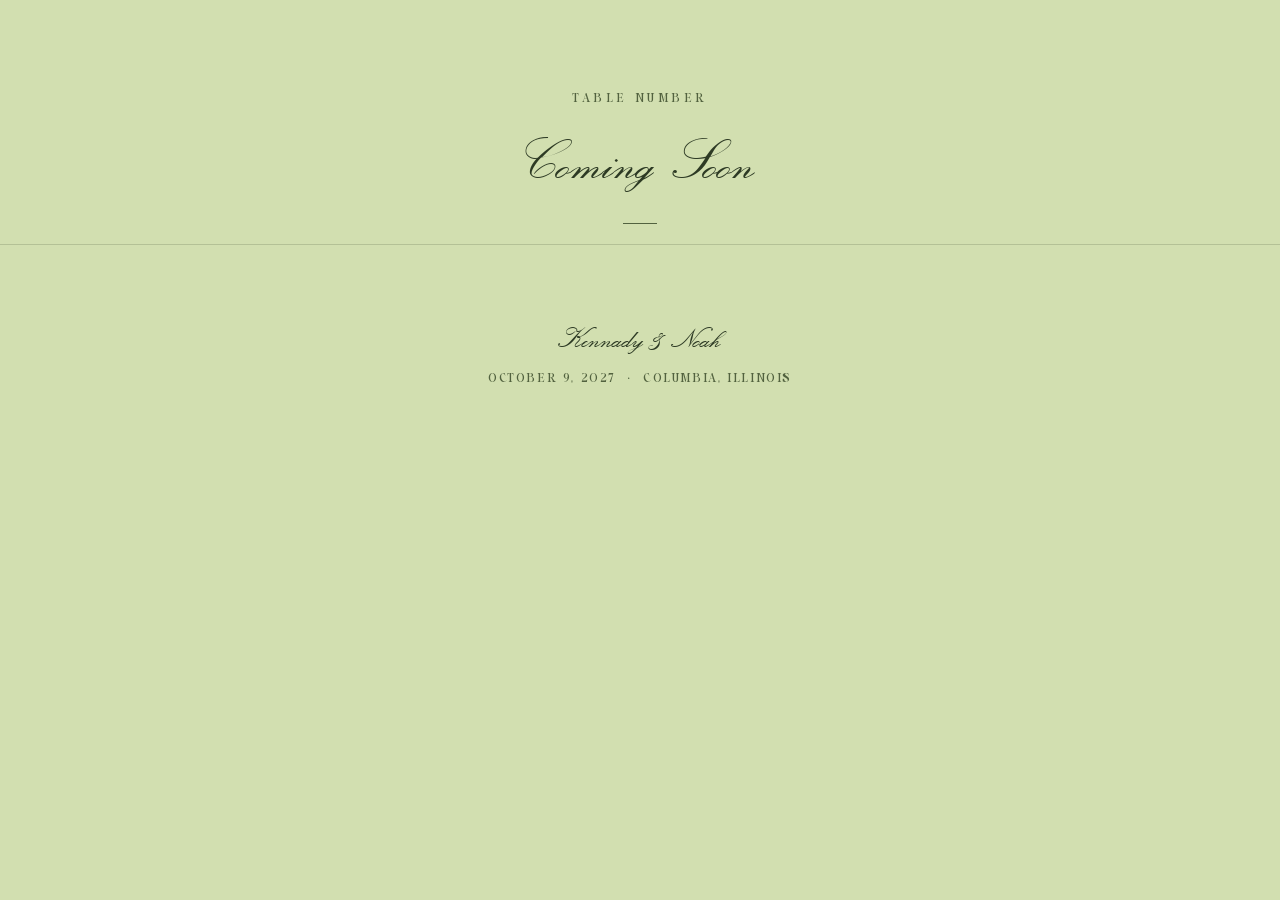
<file: Wedding-Site-Deploy/table-number/index.html>
<!DOCTYPE html>
<html lang="en">
<head>
<meta charset="UTF-8">
<meta name="viewport" content="width=device-width, initial-scale=1.0">
<title>Table Number — Kennady &amp; Noah</title>


<!-- Note the "../" — this page lives one folder deeper than the others,
     so it points up one level to find the shared stylesheet. -->
<link rel="preload" href="../fonts/exmouth_.woff2" as="font" type="font/woff2" crossorigin fetchpriority="high">
<link rel="preload" href="../fonts/Zanela-pglrR.woff2" as="font" type="font/woff2" crossorigin fetchpriority="high">
<link rel="stylesheet" href="../styles.css">
</head>
<body>

<div class="page-header">
  <span class="kicker">Table Number</span>
  <h1>Coming Soon</h1>
  <span class="divider-mark"></span>
</div>

<main class="wrap">
  <!--
    EDIT ME LATER: this page is intentionally blank for now. Add whatever
    content you want here later on — it will only be reachable by anyone
    who has the password, set up as described in
    netlify/edge-functions/table-number-auth.js
  -->
</main>

<footer>
  <div class="names-small">Kennady <span class="amp">&amp;</span> Noah</div>
  <div class="fine">October 9, 2027 &nbsp;·&nbsp; Columbia, Illinois</div>
</footer>

</body>
</html>
</file>
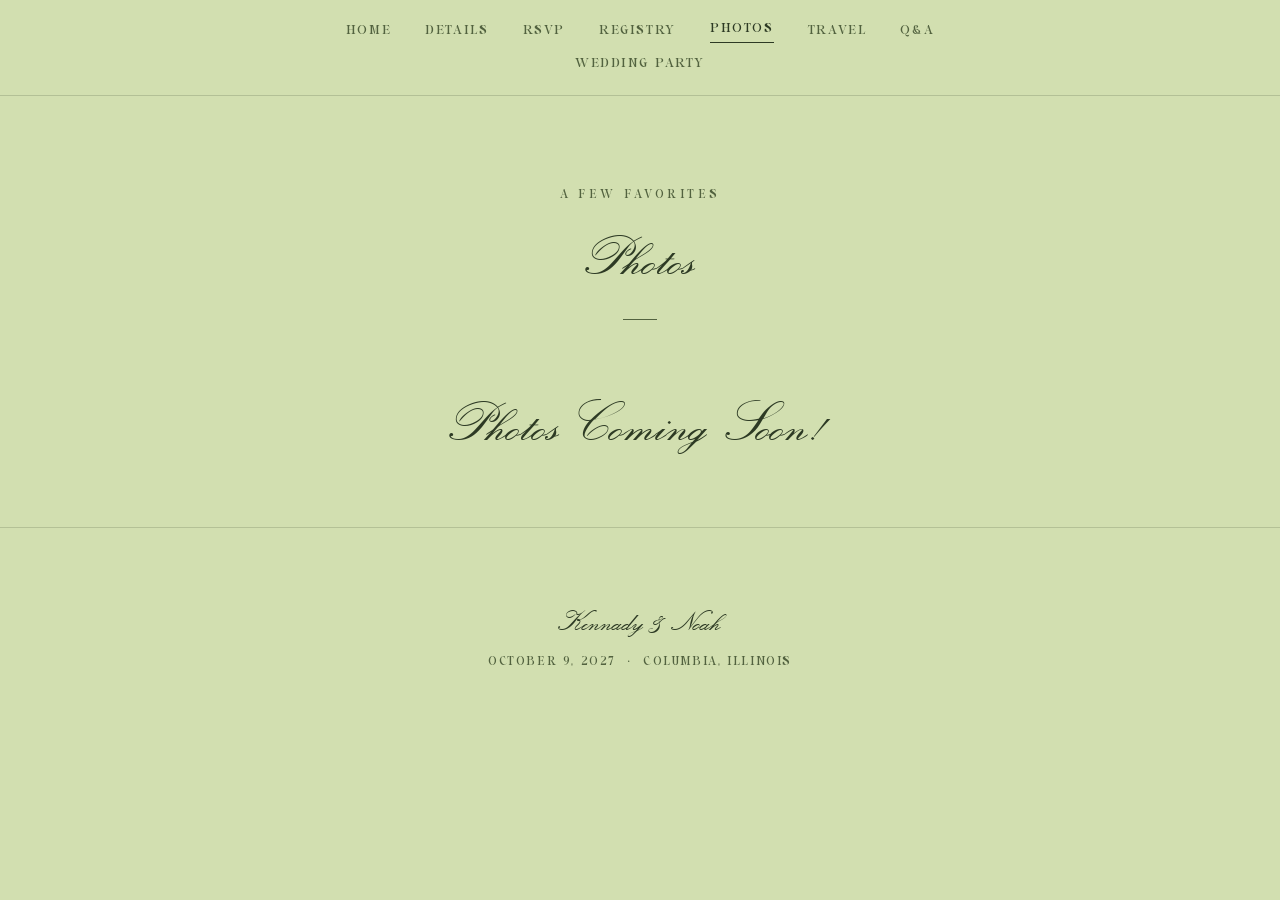
<file: Wedding-Site-Deploy/gallery.html>
<!DOCTYPE html>
<html lang="en">
<head>
<meta charset="UTF-8">
<meta name="viewport" content="width=device-width, initial-scale=1.0">
<title>Photos — Kennady &amp; Noah</title>


<link rel="preload" href="fonts/exmouth_.woff2" as="font" type="font/woff2" crossorigin fetchpriority="high">
<link rel="preload" href="fonts/Zanela-pglrR.woff2" as="font" type="font/woff2" crossorigin fetchpriority="high">
<link rel="stylesheet" href="styles.css">
</head>
<body>

<nav aria-label="Section navigation">
  <div class="wrap">
    <a href="index.html">Home</a>
    <a href="details.html">Details</a>
    <a href="rsvp.html">RSVP</a>
    <a href="registry.html">Registry</a>
    <a href="gallery.html" class="current">Photos</a>
    <a href="travel.html">Travel</a>
    <a href="qa.html">Q&amp;A</a>
    <a href="wedding-party.html">Wedding Party</a>
  </div>
</nav>

<div class="page-header">
  <span class="kicker">A Few Favorites</span>
  <h1>Photos</h1>
  <span class="divider-mark"></span>
</div>

<main class="wrap">
  <!--
    EDIT ME: once you have real photos, replace this whole block with
    a <div class="gallery-grid"> of <div class="gallery-slot"><img ...>
    entries — see the Wedding Party / Q&A pages for the pattern of how
    other pages on this site structure repeated content blocks.
  -->
  <p class="coming-soon-text">Photos Coming Soon!</p>
</main>

<footer>
  <div class="names-small">Kennady <span class="amp">&amp;</span> Noah</div>
  <div class="fine">October 9, 2027 &nbsp;·&nbsp; Columbia, Illinois</div>
</footer>

</body>
</html>
</file>
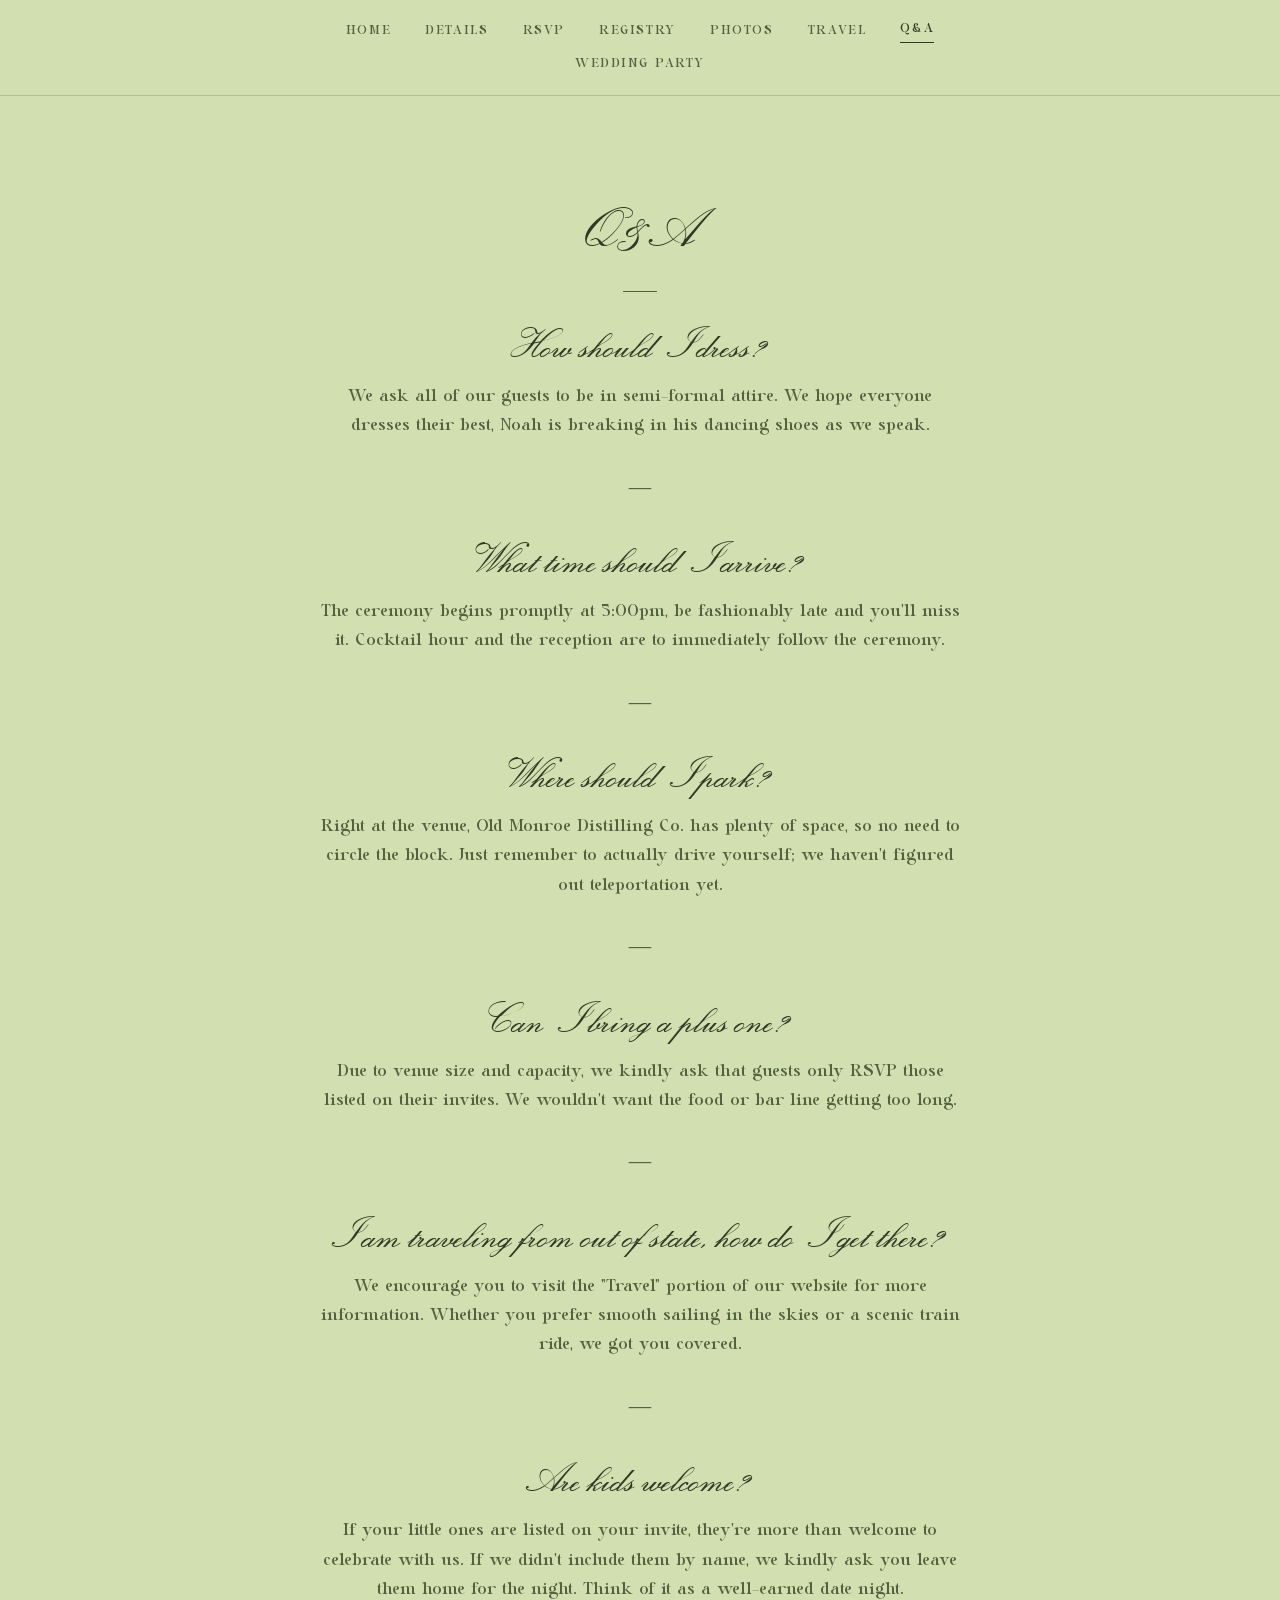
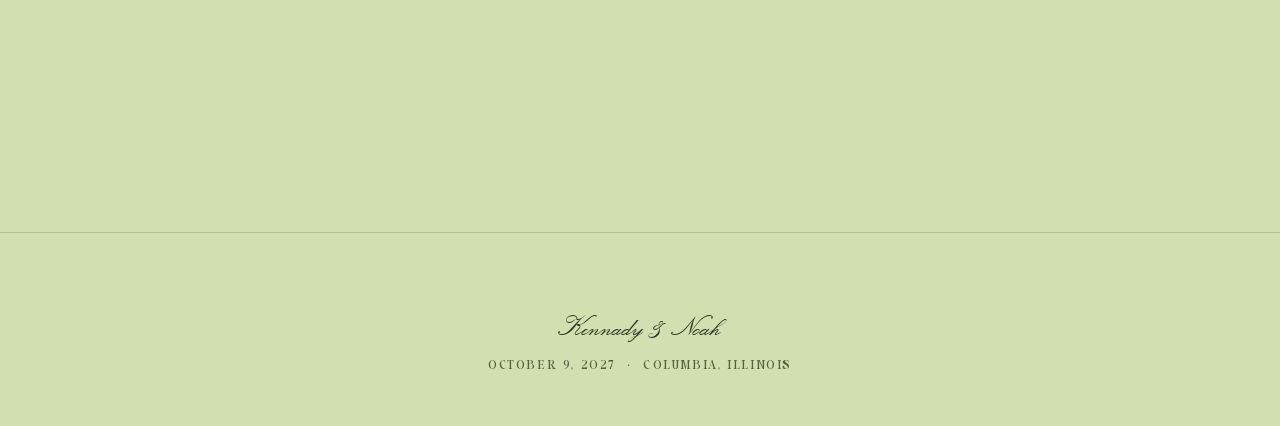
<file: Wedding-Site-Deploy/qa.html>
<!DOCTYPE html>
<html lang="en">
<head>
<meta charset="UTF-8">
<meta name="viewport" content="width=device-width, initial-scale=1.0">
<title>Q&amp;A — Kennady &amp; Noah</title>

<link rel="preload" href="fonts/exmouth_.woff2" as="font" type="font/woff2" crossorigin fetchpriority="high">
<link rel="preload" href="fonts/Zanela-pglrR.woff2" as="font" type="font/woff2" crossorigin fetchpriority="high">
<link rel="stylesheet" href="styles.css">
</head>
<body>

<nav aria-label="Section navigation">
  <div class="wrap">
    <a href="index.html">Home</a>
    <a href="details.html">Details</a>
    <a href="rsvp.html">RSVP</a>
    <a href="registry.html">Registry</a>
    <a href="gallery.html">Photos</a>
    <a href="travel.html">Travel</a>
    <a href="qa.html" class="current">Q&amp;A</a>
    <a href="wedding-party.html">Wedding Party</a>
  </div>
</nav>

<div class="page-header">
  <h1>Q<span class="amp">&amp;</span>A</h1>
  <span class="divider-mark"></span>
</div>

<main class="wrap main--roomy">
  <!--
    EDIT ME: to add, remove, or reorder a question, copy/delete/move a
    whole <div class="qa-item">...</div> block (and its neighboring
    <span class="qa-dash">) together. The question goes inside
    <p class="qa-question">, the answer inside <p class="qa-answer">.
  -->
  <div class="qa-list">

    <div class="qa-item">
      <p class="qa-question">How should I dress?</p>
      <p class="qa-answer">We ask all of our guests to be in semi-formal attire. We hope everyone dresses their best, Noah is breaking in his dancing shoes as we speak.</p>
    </div>

    <span class="qa-dash">&mdash;</span>

    <div class="qa-item">
      <p class="qa-question">What time should I arrive?</p>
      <p class="qa-answer">The ceremony begins promptly at 5:00pm, be fashionably late and you'll miss it. Cocktail hour and the reception are to immediately follow the ceremony.</p>
    </div>

    <span class="qa-dash">&mdash;</span>

    <div class="qa-item">
      <p class="qa-question">Where should I park?</p>
      <p class="qa-answer">Right at the venue, Old Monroe Distilling Co. has plenty of space, so no need to circle the block. Just remember to actually drive yourself; we haven't figured out teleportation yet.</p>
    </div>

    <span class="qa-dash">&mdash;</span>

    <div class="qa-item">
      <p class="qa-question">Can I bring a plus one?</p>
      <p class="qa-answer">Due to venue size and capacity, we kindly ask that guests only RSVP those listed on their invites. We wouldn't want the food or bar line getting too long.</p>
    </div>

    <span class="qa-dash">&mdash;</span>

    <div class="qa-item">
      <p class="qa-question">I am traveling from out of state, how do I get there?</p>
      <p class="qa-answer">We encourage you to visit the "Travel" portion of our website for more information. Whether you prefer smooth sailing in the skies or a scenic train ride, we got you covered.</p>
    </div>

    <span class="qa-dash">&mdash;</span>

    <div class="qa-item">
      <p class="qa-question">Are kids welcome?</p>
      <p class="qa-answer">If your little ones are listed on your invite, they're more than welcome to celebrate with us. If we didn't include them by name, we kindly ask you leave them home for the night. Think of it as a well-earned date night.</p>
    </div>

  </div>
</main>

<footer>
  <div class="names-small">Kennady <span class="amp">&amp;</span> Noah</div>
  <div class="fine">October 9, 2027 &nbsp;·&nbsp; Columbia, Illinois</div>
</footer>

</body>
</html>
</file>
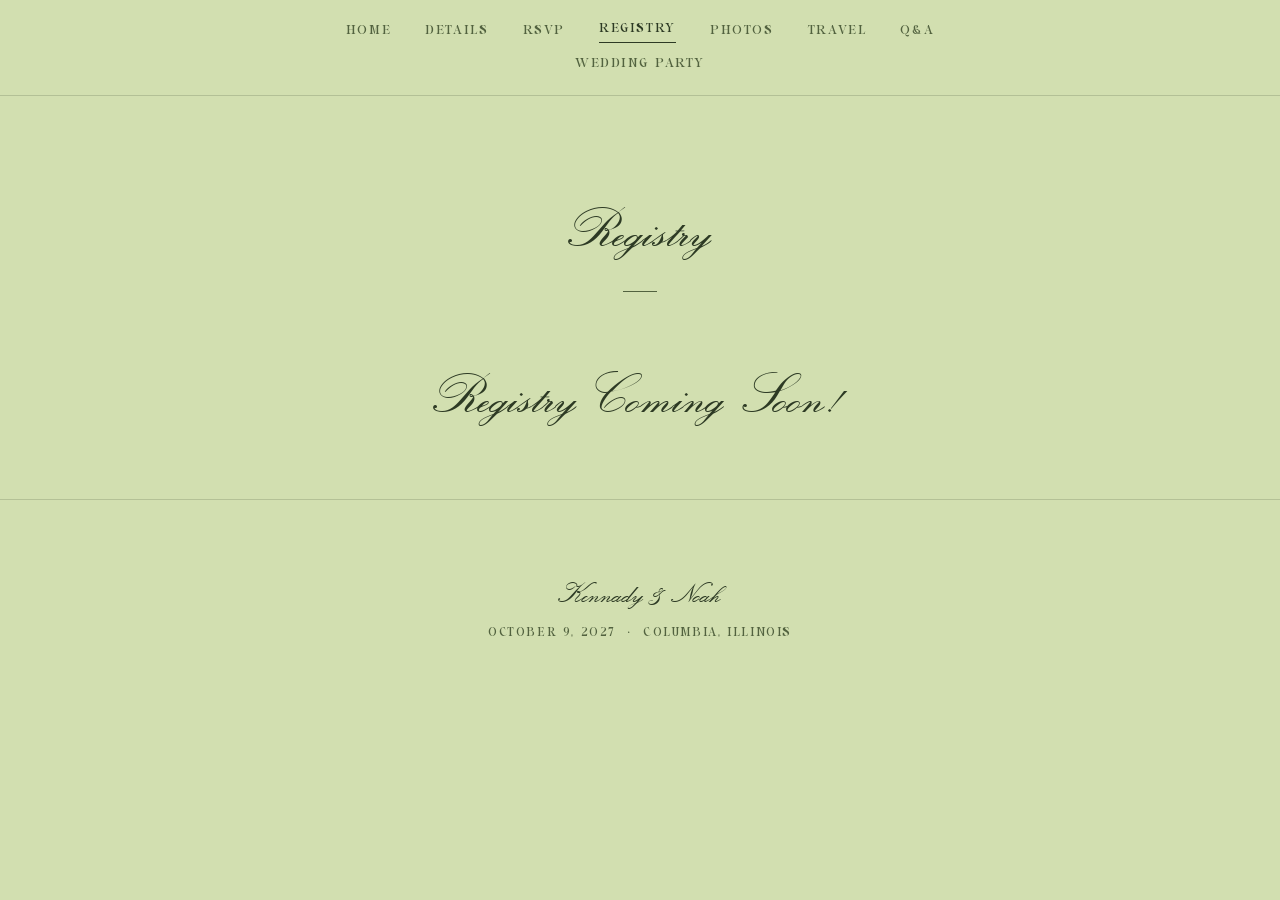
<file: Wedding-Site-Deploy/registry.html>
<!DOCTYPE html>
<html lang="en">
<head>
<meta charset="UTF-8">
<meta name="viewport" content="width=device-width, initial-scale=1.0">
<title>Registry — Kennady &amp; Noah</title>


<link rel="preload" href="fonts/exmouth_.woff2" as="font" type="font/woff2" crossorigin fetchpriority="high">
<link rel="preload" href="fonts/Zanela-pglrR.woff2" as="font" type="font/woff2" crossorigin fetchpriority="high">
<link rel="stylesheet" href="styles.css">
</head>
<body>

<nav aria-label="Section navigation">
  <div class="wrap">
    <a href="index.html">Home</a>
    <a href="details.html">Details</a>
    <a href="rsvp.html">RSVP</a>
    <a href="registry.html" class="current">Registry</a>
    <a href="gallery.html">Photos</a>
    <a href="travel.html">Travel</a>
    <a href="qa.html">Q&amp;A</a>
    <a href="wedding-party.html">Wedding Party</a>
  </div>
</nav>

<div class="page-header">
  <h1>Registry</h1>
  <span class="divider-mark"></span>
</div>

<main class="wrap">
  <!--
    EDIT ME: once you have registry links, replace the line below with
    something like:

      <div class="details-grid">
        <div class="detail-card">
          <div class="label">Zola</div>
          <a href="https://zola.com/registry/yourlink">View Registry →</a>
        </div>
        <div class="detail-card">
          <div class="label">Amazon</div>
          <a href="https://amazon.com/wedding/yourlink">View Registry →</a>
        </div>
      </div>
  -->
  <p class="coming-soon-text">Registry Coming Soon!</p>
</main>

<footer>
  <div class="names-small">Kennady <span class="amp">&amp;</span> Noah</div>
  <div class="fine">October 9, 2027 &nbsp;·&nbsp; Columbia, Illinois</div>
</footer>

</body>
</html>
</file>
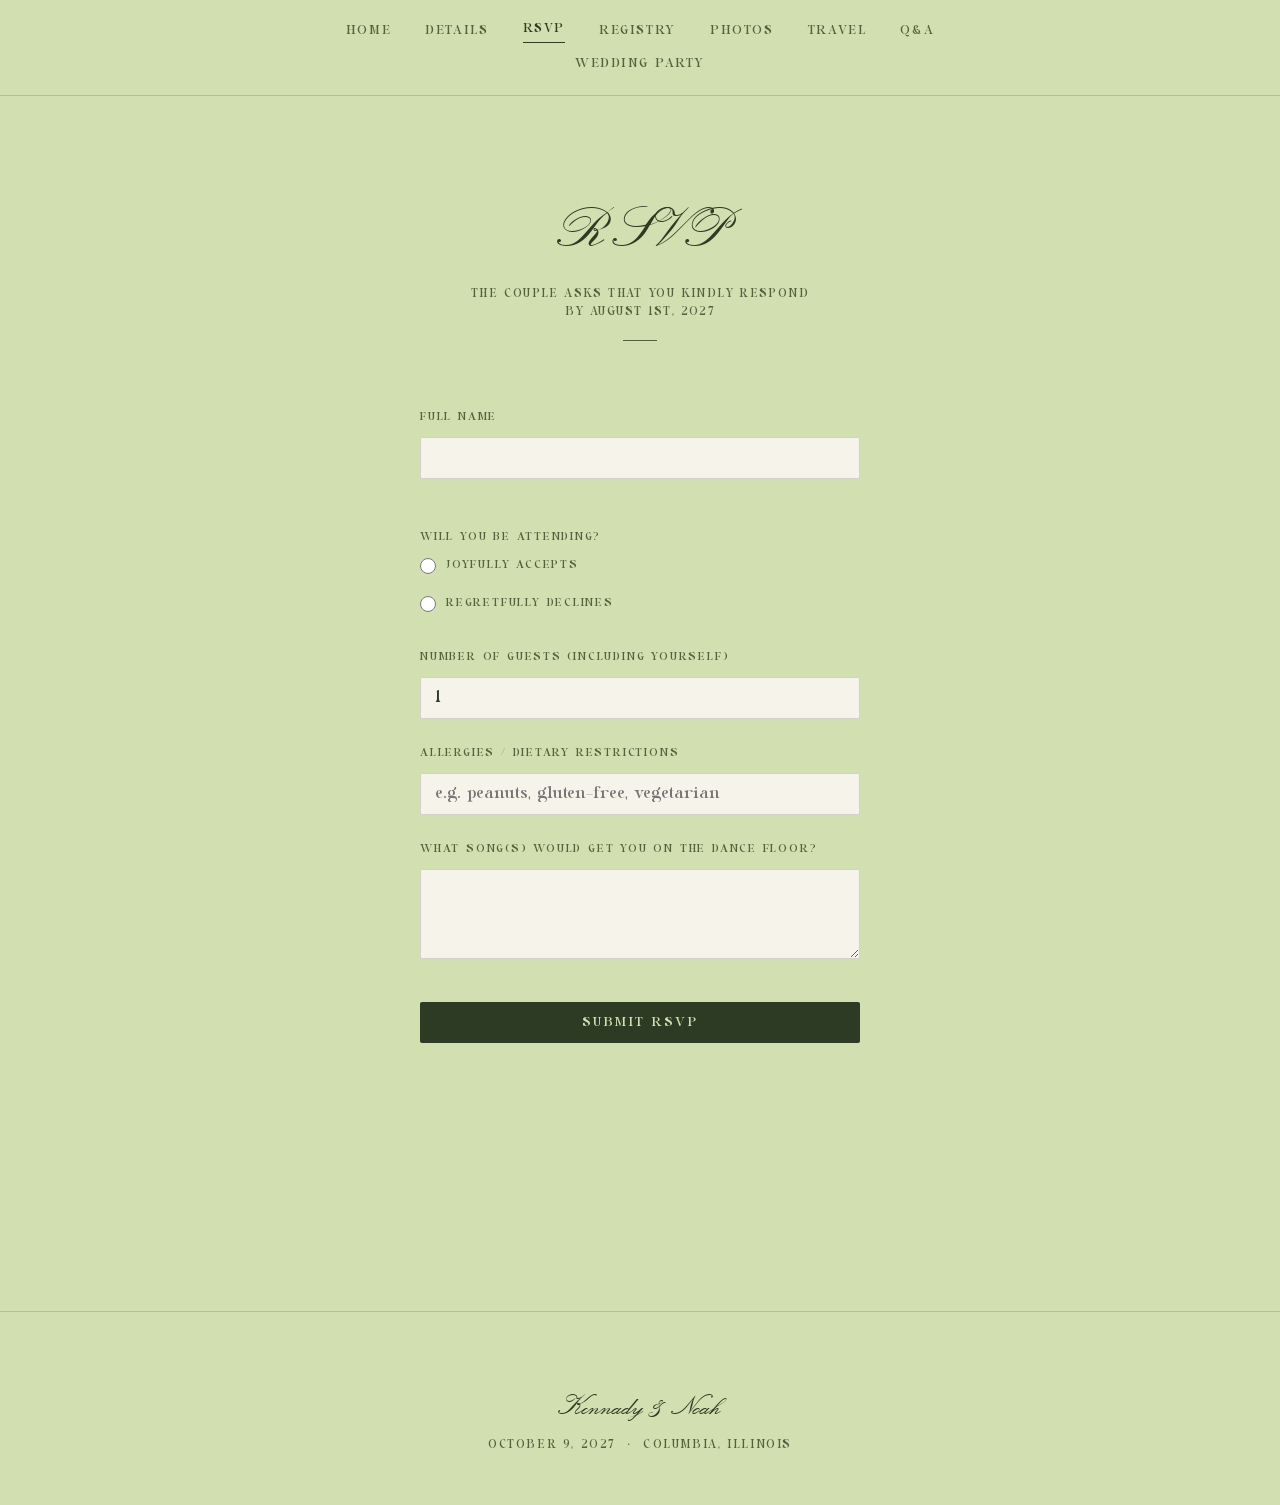
<file: Wedding-Site-Deploy/rsvp.html>
<!DOCTYPE html>
<html lang="en">
<head>
<meta charset="UTF-8">
<meta name="viewport" content="width=device-width, initial-scale=1.0">
<title>RSVP — Kennady &amp; Noah</title>


<link rel="preload" href="fonts/exmouth_.woff2" as="font" type="font/woff2" crossorigin fetchpriority="high">
<link rel="preload" href="fonts/Zanela-pglrR.woff2" as="font" type="font/woff2" crossorigin fetchpriority="high">
<link rel="stylesheet" href="styles.css">
</head>
<body>

<nav aria-label="Section navigation">
  <div class="wrap">
    <a href="index.html">Home</a>
    <a href="details.html">Details</a>
    <a href="rsvp.html" class="current">RSVP</a>
    <a href="registry.html">Registry</a>
    <a href="gallery.html">Photos</a>
    <a href="travel.html">Travel</a>
    <a href="qa.html">Q&amp;A</a>
    <a href="wedding-party.html">Wedding Party</a>
  </div>
</nav>

<div class="page-header">
  <h1>RSVP</h1>
  <span class="kicker kicker-below">The Couple Asks That You Kindly Respond<br>By August 1st, 2027</span>
  <span class="divider-mark"></span>
</div>

<main class="wrap main--roomy">
  <!--
    ============================================================
    HOW THIS WORKS — Netlify Forms
    ============================================================
    This form uses Netlify's built-in form handling — no external
    service, API key, or backend code needed. Netlify automatically
    detects any form with data-netlify="true" during deploy and
    starts collecting submissions.

    WHERE RESPONSES SHOW UP:
      Netlify dashboard → your site → Forms → "rsvp"
      From there you can export everything as a CSV, which opens
      directly in Excel.

    TO ADD/REMOVE A QUESTION:
      Copy or delete a <div class="form-group">...</div> block below.
      Just make sure every input/select/textarea has a unique "name"
      attribute — that's what becomes the column header in your export.

    TO CHANGE WHERE PEOPLE LAND AFTER SUBMITTING:
      Edit the message inside thank-you.html.

    ============================================================
    HOW THE GUEST LIMIT WORKS
    ============================================================
    Open guest-list.json — it's a simple list like this:
      {
        "name": "Jane Smith",
        "aliases": ["Janie Smith", "Jane Doe-Smith"],
        "maxGuests": 2
      }
    Add one entry per invitation (not per person — a family invited
    together is ONE entry with maxGuests set to their party size).

    ALIASES: if someone might type a nickname, maiden name, or
    slightly different spelling of their invite, list every variant
    in "aliases" — all of them will match this same entry and share
    the same maxGuests. Leave it as an empty array [] if you don't
    need any (like the "Noah Cain" example below).

    When someone types a name here matching the primary name OR any
    alias (case-insensitive), the "Number of Guests" field automatically
    caps at their allowed party size, and a small note confirms it.
    If their name doesn't match anything in the list, the field just
    stays capped at 1 by default — worth mentioning on the page or in
    your invites that names should be entered exactly as addressed.

    Note: this is a soft/browser-side limit, not a hard server-side
    rule — realistically fine for a wedding guest list, but flagging
    it so you know the honest scope of what this does.
    ============================================================
  -->
  <form
    name="rsvp"
    method="POST"
    action="/thank-you.html"
    data-netlify="true"
    data-netlify-honeypot="bot-field"
    class="rsvp-form"
    id="rsvp-form"
  >
    <input type="hidden" name="form-name" value="rsvp">
    <p class="hidden-field">
      <label>Don't fill this out if you're human: <input name="bot-field"></label>
    </p>

    <div class="form-group">
      <label for="full-name">Full Name</label>
      <input type="text" id="full-name" name="Full Name" list="guest-options" autocomplete="off" required>
      <datalist id="guest-options"></datalist>
      <p class="field-note" id="guest-note"></p>
    </div>

    <div class="form-group">
      <label>Will You Be Attending?</label>
      <div class="radio-row">
        <label class="radio-option">
          <input type="radio" name="Attending" value="Joyfully Accepts" required>
          Joyfully Accepts
        </label>
        <label class="radio-option">
          <input type="radio" name="Attending" value="Regretfully Declines" required>
          Regretfully Declines
        </label>
      </div>
    </div>

    <div class="form-group">
      <label for="guest-count">Number of Guests (including yourself)</label>
      <input type="number" id="guest-count" name="Number of Guests" min="1" max="1" value="1">
    </div>

    <!--
      Pre-rendered additional guest name fields (hidden by default).
      These exist statically in the HTML so Netlify's form detection
      picks them all up at deploy time — JS below only shows/hides
      them based on the guest count, it never creates or removes them.

      Covers invitations up to 10 total guests. If you ever need a
      bigger party size, copy one of these blocks, bump the numbers
      (id, for, name, data-guest-index) to the next number, and add
      it here.
    -->
    <div class="form-group guest-field-hidden" data-guest-index="2">
      <label for="guest-name-2">Guest 2 Name</label>
      <input type="text" id="guest-name-2" name="Guest 2 Name">
    </div>
    <div class="form-group guest-field-hidden" data-guest-index="3">
      <label for="guest-name-3">Guest 3 Name</label>
      <input type="text" id="guest-name-3" name="Guest 3 Name">
    </div>
    <div class="form-group guest-field-hidden" data-guest-index="4">
      <label for="guest-name-4">Guest 4 Name</label>
      <input type="text" id="guest-name-4" name="Guest 4 Name">
    </div>
    <div class="form-group guest-field-hidden" data-guest-index="5">
      <label for="guest-name-5">Guest 5 Name</label>
      <input type="text" id="guest-name-5" name="Guest 5 Name">
    </div>
    <div class="form-group guest-field-hidden" data-guest-index="6">
      <label for="guest-name-6">Guest 6 Name</label>
      <input type="text" id="guest-name-6" name="Guest 6 Name">
    </div>
    <div class="form-group guest-field-hidden" data-guest-index="7">
      <label for="guest-name-7">Guest 7 Name</label>
      <input type="text" id="guest-name-7" name="Guest 7 Name">
    </div>
    <div class="form-group guest-field-hidden" data-guest-index="8">
      <label for="guest-name-8">Guest 8 Name</label>
      <input type="text" id="guest-name-8" name="Guest 8 Name">
    </div>
    <div class="form-group guest-field-hidden" data-guest-index="9">
      <label for="guest-name-9">Guest 9 Name</label>
      <input type="text" id="guest-name-9" name="Guest 9 Name">
    </div>
    <div class="form-group guest-field-hidden" data-guest-index="10">
      <label for="guest-name-10">Guest 10 Name</label>
      <input type="text" id="guest-name-10" name="Guest 10 Name">
    </div>

    <div class="form-group">
      <label for="allergies">Allergies / Dietary Restrictions</label>
      <input type="text" id="allergies" name="Allergies" placeholder="e.g. peanuts, gluten-free, vegetarian">
    </div>

    <div class="form-group">
      <label for="notes">What Song(s) Would Get You On the Dance Floor?</label>
      <textarea id="notes" name="Song Requests" rows="4"></textarea>
    </div>

    <button type="submit">Submit RSVP</button>
  </form>
</main>

<script>
  // Loads guest-list.json and, as someone types their name, caps the
  // "Number of Guests" field at their invitation's party size, then
  // reveals the matching number of "Guest N Name" fields (which already
  // exist in the HTML, just hidden — see the big comment above them).
  // Edit guest-list.json (not this script) to update names.
  (function () {
    var nameInput = document.getElementById('full-name');
    var guestInput = document.getElementById('guest-count');
    var guestNote = document.getElementById('guest-note');
    var datalist = document.getElementById('guest-options');
    var guestFields = document.querySelectorAll('[data-guest-index]');

    function updateVisibleGuestFields() {
      var count = parseInt(guestInput.value, 10) || 1;
      var max = parseInt(guestInput.max, 10) || 1;
      if (count > max) count = max;
      if (count < 1) count = 1;

      guestFields.forEach(function (field) {
        var index = parseInt(field.getAttribute('data-guest-index'), 10);
        var input = field.querySelector('input');
        if (index <= count) {
          field.classList.remove('guest-field-hidden');
          input.required = true;
        } else {
          field.classList.add('guest-field-hidden');
          input.required = false;
          input.value = ''; // clear so stale names don't get submitted
        }
      });
    }

    fetch('guest-list.json')
      .then(function (res) { return res.json(); })
      .then(function (guestList) {
        // Populate the autocomplete suggestions — includes the primary
        // name AND every alias, so guests can find themselves by
        // nickname or however their invite lists them.
        guestList.forEach(function (entry) {
          var namesToList = [entry.name].concat(entry.aliases || []);
          namesToList.forEach(function (n) {
            var option = document.createElement('option');
            option.value = n;
            datalist.appendChild(option);
          });
        });

        // Finds the guest-list entry matching a typed name, checking
        // both the primary name and any aliases (case-insensitive).
        function findMatch(typedName) {
          return guestList.find(function (entry) {
            var candidates = [entry.name].concat(entry.aliases || []);
            return candidates.some(function (n) {
              return n.trim().toLowerCase() === typedName;
            });
          });
        }

        function applyGuestLimit() {
          var typedName = nameInput.value.trim().toLowerCase();
          var match = findMatch(typedName);

          if (match) {
            guestInput.max = match.maxGuests;
            if (parseInt(guestInput.value, 10) > match.maxGuests) {
              guestInput.value = match.maxGuests;
            }
            guestNote.textContent = 'Your invitation includes up to ' + match.maxGuests + ' guest' + (match.maxGuests === 1 ? '' : 's') + '.';
          } else {
            guestInput.max = 1;
            if (parseInt(guestInput.value, 10) > 1) guestInput.value = 1;
            guestNote.textContent = typedName ? "We couldn't find this name on our guest list — please enter it exactly as it appears on your invitation." : '';
          }
          updateVisibleGuestFields();
        }

        nameInput.addEventListener('input', applyGuestLimit);
        nameInput.addEventListener('blur', applyGuestLimit);

        guestInput.addEventListener('input', function () {
          var max = parseInt(guestInput.max, 10) || 1;
          if (parseInt(guestInput.value, 10) > max) {
            guestInput.value = max;
          }
          updateVisibleGuestFields();
        });
        guestInput.addEventListener('change', updateVisibleGuestFields);
      })
      .catch(function () {
        // If the guest list fails to load for any reason, don't block
        // the form — just leave the default limit in place.
        console.warn('Could not load guest-list.json; guest limit not applied.');
      });
  })();
</script>

<footer>
  <div class="names-small">Kennady <span class="amp">&amp;</span> Noah</div>
  <div class="fine">October 9, 2027 &nbsp;·&nbsp; Columbia, Illinois</div>
</footer>

</body>
</html>
</file>
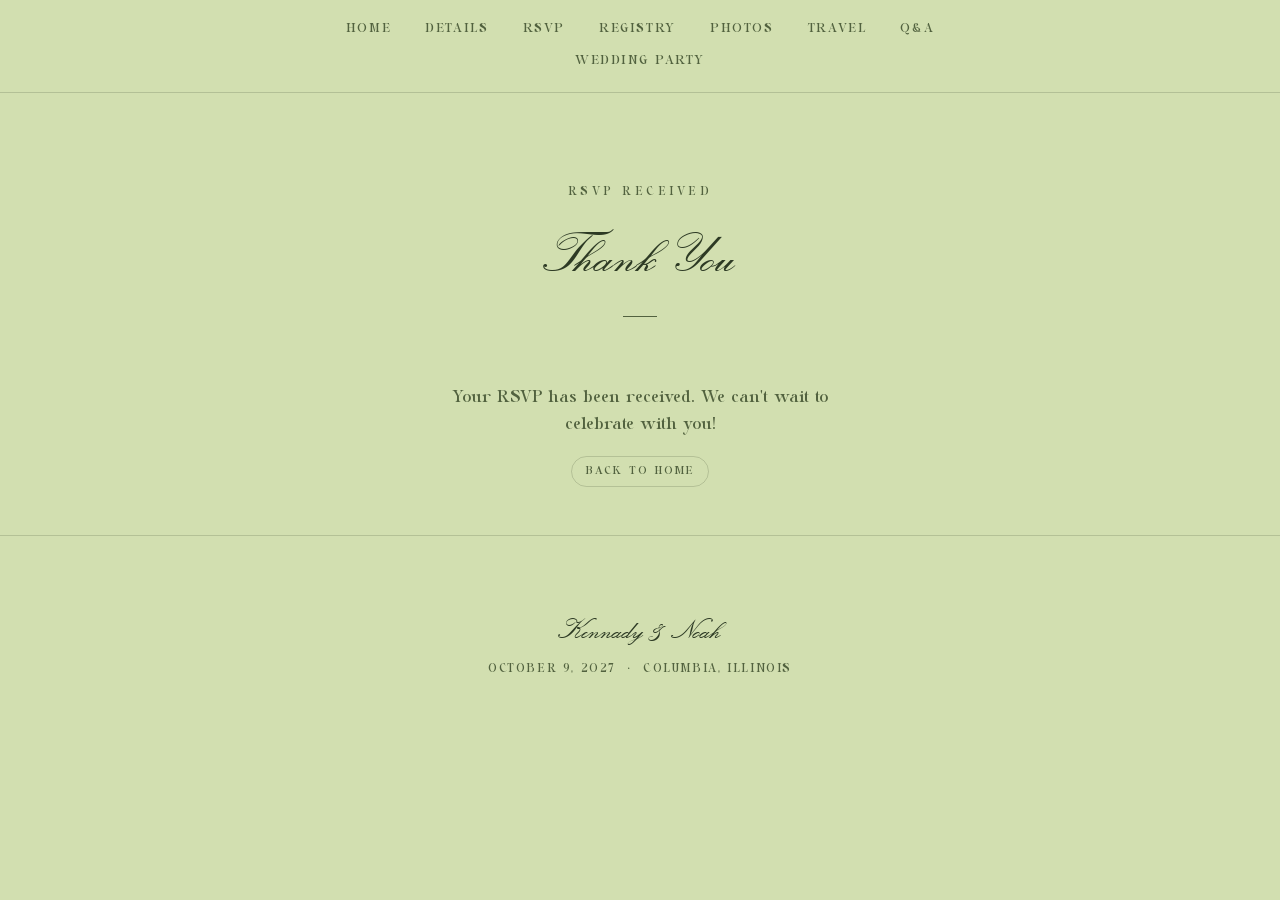
<file: Wedding-Site-Deploy/thank-you.html>
<!DOCTYPE html>
<html lang="en">
<head>
<meta charset="UTF-8">
<meta name="viewport" content="width=device-width, initial-scale=1.0">
<title>Thank You — Kennady &amp; Noah</title>

<link rel="preload" href="fonts/exmouth_.woff2" as="font" type="font/woff2" crossorigin fetchpriority="high">
<link rel="preload" href="fonts/Zanela-pglrR.woff2" as="font" type="font/woff2" crossorigin fetchpriority="high">
<link rel="stylesheet" href="styles.css">
</head>
<body>

<nav aria-label="Section navigation">
  <div class="wrap">
    <a href="index.html">Home</a>
    <a href="details.html">Details</a>
    <a href="rsvp.html">RSVP</a>
    <a href="registry.html">Registry</a>
    <a href="gallery.html">Photos</a>
    <a href="travel.html">Travel</a>
    <a href="qa.html">Q&amp;A</a>
    <a href="wedding-party.html">Wedding Party</a>
  </div>
</nav>

<div class="page-header">
  <span class="kicker">RSVP Received</span>
  <h1>Thank You</h1>
  <span class="divider-mark"></span>
</div>

<main class="wrap">
  <!-- EDIT ME: change this message however you'd like -->
  <div class="placeholder-card">
    <p>Your RSVP has been received. We can't wait to celebrate with you!</p>
    <a href="index.html" class="tag" style="text-decoration:none;">Back to Home</a>
  </div>
</main>

<footer>
  <div class="names-small">Kennady <span class="amp">&amp;</span> Noah</div>
  <div class="fine">October 9, 2027 &nbsp;·&nbsp; Columbia, Illinois</div>
</footer>

</body>
</html>
</file>
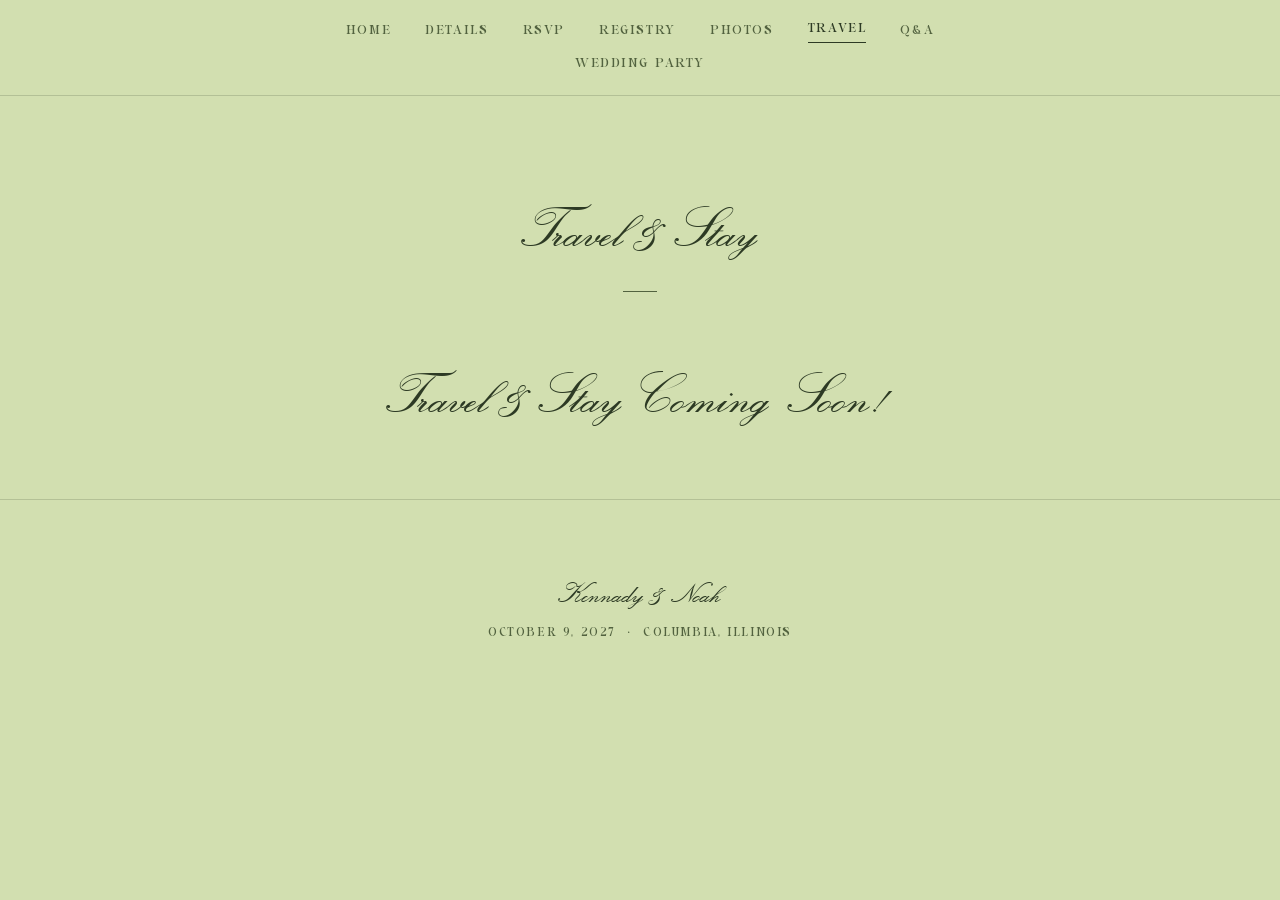
<file: Wedding-Site-Deploy/travel.html>
<!DOCTYPE html>
<html lang="en">
<head>
<meta charset="UTF-8">
<meta name="viewport" content="width=device-width, initial-scale=1.0">
<title>Travel &amp; Stay — Kennady &amp; Noah</title>


<link rel="preload" href="fonts/exmouth_.woff2" as="font" type="font/woff2" crossorigin fetchpriority="high">
<link rel="preload" href="fonts/Zanela-pglrR.woff2" as="font" type="font/woff2" crossorigin fetchpriority="high">
<link rel="stylesheet" href="styles.css">
</head>
<body>

<nav aria-label="Section navigation">
  <div class="wrap">
    <a href="index.html">Home</a>
    <a href="details.html">Details</a>
    <a href="rsvp.html">RSVP</a>
    <a href="registry.html">Registry</a>
    <a href="gallery.html">Photos</a>
    <a href="travel.html" class="current">Travel</a>
    <a href="qa.html">Q&amp;A</a>
    <a href="wedding-party.html">Wedding Party</a>
  </div>
</nav>

<div class="page-header">
  <h1>Travel <span class="amp">&amp;</span> Stay</h1>
  <span class="divider-mark"></span>
</div>

<main class="wrap">
  <!--
    EDIT ME: once you have hotel/travel info, replace the line below
    with something like:

      <div class="details-grid">
        <div class="detail-card">
          <div class="label">Hotel Block</div>
          <div class="value">Hampton Inn</div>
          <div class="sub">Mention "Cain-Schertzer Wedding"</div>
        </div>
        <div class="detail-card">
          <div class="label">Airport</div>
          <div class="value">St. Louis (STL)</div>
          <div class="sub">~25 min from venue</div>
        </div>
      </div>
  -->
  <p class="coming-soon-text">Travel <span class="amp">&amp;</span> Stay Coming Soon!</p>
</main>

<footer>
  <div class="names-small">Kennady <span class="amp">&amp;</span> Noah</div>
  <div class="fine">October 9, 2027 &nbsp;·&nbsp; Columbia, Illinois</div>
</footer>

</body>
</html>
</file>
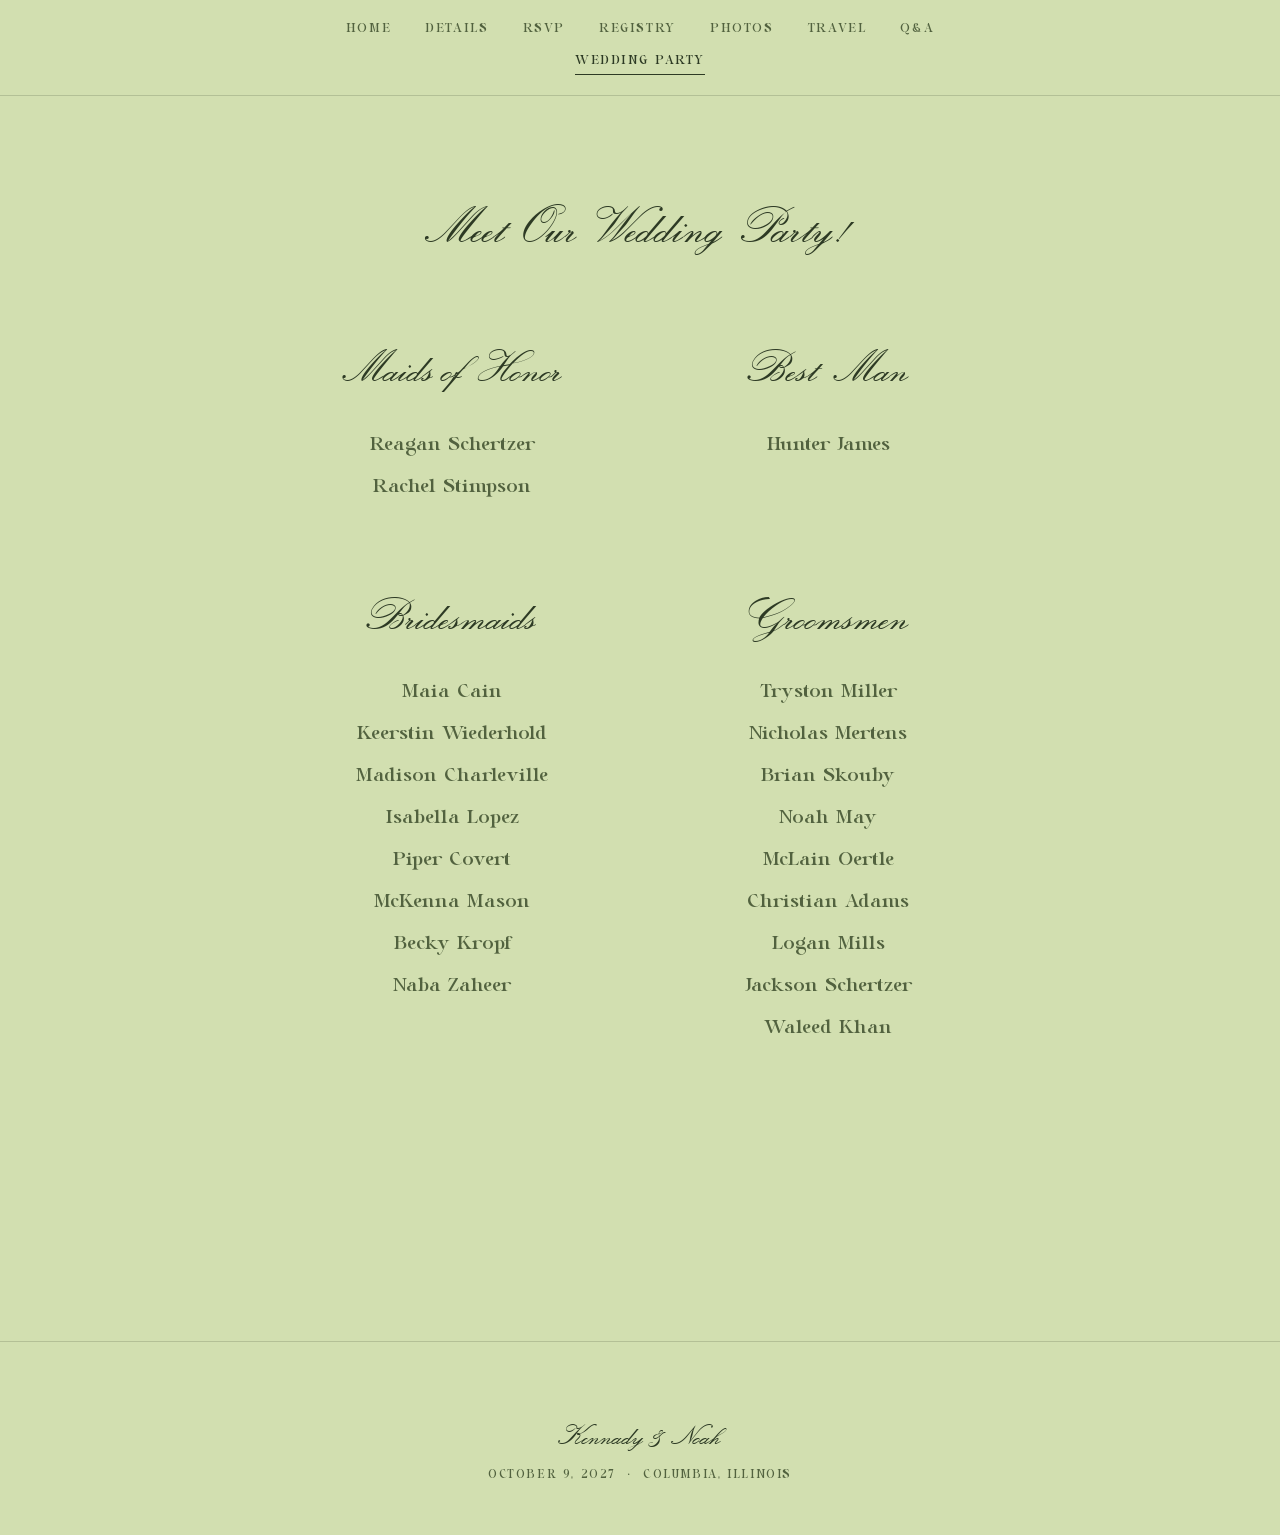
<file: Wedding-Site-Deploy/wedding-party.html>
<!DOCTYPE html>
<html lang="en">
<head>
<meta charset="UTF-8">
<meta name="viewport" content="width=device-width, initial-scale=1.0">
<title>Wedding Party — Kennady &amp; Noah</title>

<link rel="preload" href="fonts/exmouth_.woff2" as="font" type="font/woff2" crossorigin fetchpriority="high">
<link rel="preload" href="fonts/Zanela-pglrR.woff2" as="font" type="font/woff2" crossorigin fetchpriority="high">
<link rel="stylesheet" href="styles.css">
</head>
<body>

<nav aria-label="Section navigation">
  <div class="wrap">
    <a href="index.html">Home</a>
    <a href="details.html">Details</a>
    <a href="rsvp.html">RSVP</a>
    <a href="registry.html">Registry</a>
    <a href="gallery.html">Photos</a>
    <a href="travel.html">Travel</a>
    <a href="qa.html">Q&amp;A</a>
    <a href="wedding-party.html" class="current">Wedding Party</a>
  </div>
</nav>

<main class="wrap party-page main--roomy">

  <!-- EDIT ME: the main heading -->
  <div class="party-intro">
    <span class="party-heading">Meet Our Wedding Party!</span>
  </div>

  <!--
    ============================================================
    HOW TO EDIT THIS PAGE
    ============================================================
    - Each column (Maids of Honor / Best Man, Bridesmaids / Groomsmen):
      add or remove <li> lines inside the matching <ul class="party-list">.
    - To add a whole new column pair, copy a <div class="party-columns">
      block and change the titles/names inside it.
    ============================================================
  -->

  <!-- Maids of Honor / Best Man -->
  <div class="party-columns">
    <div class="party-column">
      <p class="party-title">Maids of Honor</p>
      <ul class="party-list">
        <li>Reagan Schertzer</li>
        <li>Rachel Stimpson</li>
      </ul>
    </div>
    <div class="party-column">
      <p class="party-title">Best Man</p>
      <ul class="party-list">
        <li>Hunter James</li>
      </ul>
    </div>
  </div>

  <!-- Bridesmaids / Groomsmen -->
  <div class="party-columns">
    <div class="party-column">
      <p class="party-title">Bridesmaids</p>
      <ul class="party-list">
        <li>Maia Cain</li>
        <li>Keerstin Wiederhold</li>
        <li>Madison Charleville</li>
        <li>Isabella Lopez</li>
        <li>Piper Covert</li>
        <li>McKenna Mason</li>
        <li>Becky Kropf</li>
        <li>Naba Zaheer</li>
      </ul>
    </div>
    <div class="party-column">
      <p class="party-title">Groomsmen</p>
      <ul class="party-list">
        <li>Tryston Miller</li>
        <li>Nicholas Mertens</li>
        <li>Brian Skouby</li>
        <li>Noah May</li>
        <li>McLain Oertle</li>
        <li>Christian Adams</li>
        <li>Logan Mills</li>
        <li>Jackson Schertzer</li>
        <li>Waleed Khan</li>
      </ul>
    </div>
  </div>

</main>

<footer>
  <div class="names-small">Kennady <span class="amp">&amp;</span> Noah</div>
  <div class="fine">October 9, 2027 &nbsp;·&nbsp; Columbia, Illinois</div>
</footer>

</body>
</html>
</file>
<file: Wedding-Site-Deploy/styles.css>
/* ======================================================================
   KENNADY & NOAH — WEDDING SITE STYLESHEET
   ======================================================================
   This one file controls the look of EVERY page (index.html, details.html,
   rsvp.html, registry.html, gallery.html, travel.html). Edit it here and
   every page updates at once.

   HOW TO CUSTOMIZE — READ THIS FIRST
   -----------------------------------
   1. COLORS  → edit the values inside :root{ } directly below.
                Every color on the site is a variable, so changing one
                line here (e.g. --sage) changes it everywhere.
   2. FONTS   → edit --serif and --script below, AND update the Google
                Fonts <link> tag at the top of each .html file to match.
                (Search "google fonts" for any free font, click it, copy
                the <link> tag it gives you, and paste the font name here.)
   3. NAMES / DATE / VENUE → these live in the HTML files themselves,
                not here. Open index.html, details.html, etc. and edit
                the text directly — search for "EDIT ME" comments.
   4. SPACING → look for "section{ padding: ... }" and similar rules if
                you want pages more/less airy.
   ====================================================================== */

/* ======================================================================
   CUSTOM FONT FILES
   ======================================================================
   These are your own font files, loaded from the "fonts" folder next to
   this stylesheet. Google Fonts is no longer used — make sure you've
   deleted the Google Fonts <link> tags from the <head> of every .html
   file (index.html, details.html, rsvp.html, registry.html, gallery.html,
   travel.html, and table-number/index.html).

   Exmouth  = script font, used for your names ("Kennady" / "Noah")
   Zanela   = serif font, used for everything else (body text, labels,
              section headings)

   To swap either font later: replace the file in /fonts, update the
   filename in the matching src: url(...) line below, and update the
   font-family name if the new file's name is different.
   ====================================================================== */

@font-face{
  font-family: 'Exmouth';
  src: url('fonts/exmouth_.woff2') format('woff2');
  font-weight: 400;
  font-style: normal;
  font-display: swap;
}

@font-face{
  font-family: 'Zanela';
  src: url('fonts/Zanela-pglrR.woff2') format('woff2');
  font-weight: 400;
  font-style: normal;
  font-display: swap;
}

:root{
  /* ---- COLOR PALETTE ----------------------------------------------
     Change any hex code below to re-theme the entire site.
     Currently pulled from the printed invitation (sage green + deep pine).
     Try: https://coolors.co if you want help picking a new palette.
  ------------------------------------------------------------------- */
  --sage:        #d2dfb0;   /* main background color — matches the venue illustration exactly */
  --sage-light:  #e0e9c6;   /* alternate/lighter background (used on every other page) */
  --cream:       #d2dfb0;   /* card background — exact same green as the page background */
  --input-bg:    #f6f4ea;   /* beige — used ONLY for actual typing areas (text fields, password box) */
  --pine:        #2d3a24;   /* main text color (headings, names) */
  --pine-mid:    #52623f;   /* secondary text color (labels, nav links) */
  --pine-faint:  rgba(45,58,36,0.18); /* faint lines/borders */

  /* ---- FONTS ---------------------------------------------------------
     --serif  = the small, elegant body/heading font (now: Zanela)
     --script = the cursive font used for your names (now: Exmouth)
     Both are custom files loaded via @font-face above — no Google
     Fonts needed anymore.
  ------------------------------------------------------------------- */
  --serif:  'Zanela', Georgia, serif;
  --script: 'Exmouth', 'Brush Script MT', cursive;
}

*{ margin:0; padding:0; box-sizing:border-box; }

html{ scroll-behavior:smooth; }

body{
  background: var(--sage);
  color: var(--pine);
  font-family: var(--serif);
  line-height: 1.6;
  -webkit-font-smoothing: antialiased;
}

a{ color: inherit; }

.wrap{
  max-width: 760px;
  margin: 0 auto;
  padding: 0 28px;
}

/* ======================================================================
   NAVIGATION — appears at the top of every page
   To add/remove/rename a page in the nav, edit the <nav> block in each
   .html file (it's copy-pasted at the top of every page for simplicity).
   ====================================================================== */
nav{
  position: sticky;
  top: 0;
  z-index: 20;
  background: rgba(210,223,176,0.92);
  backdrop-filter: blur(6px);
  border-bottom: 1px solid var(--pine-faint);
}
nav .wrap{
  display:flex;
  justify-content:center;
  align-items:center;
  gap: clamp(12px, 2.8vw, 34px) clamp(16px, 3.5vw, 34px);
  padding: 20px 28px;
  flex-wrap: wrap;
  row-gap: 12px;
}
nav a{
  text-decoration:none;
  font-size: clamp(0.68rem, 1.8vw, 0.78rem);
  letter-spacing: 0.13em;
  text-transform: uppercase;
  color: var(--pine-mid);
  transition: color 0.2s ease;
  white-space: nowrap;
}
nav a:hover, nav a:focus-visible{ color: var(--pine); }
nav a.current{ color: var(--pine); border-bottom: 1px solid var(--pine); padding-bottom: 2px; }

/* ======================================================================
   HERO (index.html only) — the names + date on the homepage
   ====================================================================== */
header.hero{
  min-height: 88vh;
  display:flex;
  flex-direction:column;
  align-items:center;
  justify-content:center;
  text-align:center;
  padding: 60px 28px 90px;
}

.eyebrow{
  font-size: 0.75rem;
  letter-spacing: 0.32em;
  text-transform: uppercase;
  color: var(--pine-mid);
  margin-bottom: 28px;
}

.names{
  font-family: var(--script);
  font-weight:400;
  line-height: 1.05;
  color: var(--pine);
}
/* Font size of your names — adjust the clamp() values to go bigger/smaller.
   Sized down from before since full names take up more space than first names alone. */
.names .first{ font-size: clamp(2.5rem, 10vw, 3.6rem); display:block; }
.and{
  display:block;
  font-family: var(--serif);
  font-size: 0.95rem;
  letter-spacing: 0.4em;
  text-transform: uppercase;
  color: var(--pine-mid);
  margin: 10px 0;
}
.names .second{ font-size: clamp(2.5rem, 10vw, 3.6rem); display:block; }

.hero-meta{
  margin-top: 40px;
  display: flex;
  flex-direction: column;
  align-items: center;
  gap: 8px;
}
.meta-line{
  font-size: 1.02rem;
  letter-spacing: 0.1em;
  text-transform: uppercase;
  color: var(--pine-mid);
  font-weight: 400;
}
.meta-line.meta-sub{
  font-size: 0.82rem;
  letter-spacing: 0.14em;
  opacity: 0.85;
  margin-top: -2px;
}
.meta-dash{
  font-size: 1.4rem;
  color: var(--pine-mid);
  line-height: 1;
  margin: 2px 0;
}

/* ---- Countdown timer (homepage) ------------------------------------ */
.countdown-row{
  display: flex;
  justify-content: center;
  gap: clamp(20px, 5vw, 44px);
  margin-top: 48px;
}
.countdown-item{
  display: flex;
  flex-direction: column;
  align-items: center;
}
.countdown-number{
  font-family: var(--serif);
  font-size: clamp(1.8rem, 5vw, 2.6rem);
  color: var(--pine);
  line-height: 1;
  font-variant-numeric: tabular-nums;
}
.countdown-label{
  font-size: 0.66rem;
  letter-spacing: 0.2em;
  text-transform: uppercase;
  color: var(--pine-mid);
  margin-top: 8px;
}
.countdown-married{
  font-family: var(--script);
  font-weight: 400;
  font-size: clamp(2rem, 5vw, 2.6rem);
  color: var(--pine);
}

/* ---- Hero image square -------------------------------------------
   This is the plain square box under your names on the homepage.
   See the big comment block in index.html for exact instructions on
   dropping in your own photo here.
------------------------------------------------------------------- */
/* ---- Hero image -----------------------------------------------------
   Shows the full photo/illustration uncropped, sized to roughly match
   the footprint of the original placeholder square. Used on both the
   homepage and the password screen for visual continuity.
------------------------------------------------------------------- */
.hero-image-square{
  max-width: 320px;
  width: 100%;
  margin: 48px auto 0;
  display:flex;
  align-items:center;
  justify-content:center;
}
.hero-image-square img{
  width: 100%;
  height: auto;
  display: block;
  object-fit: contain;
}

/* ======================================================================
   PAGE HEADER — the small title block at the top of every inner page
   (Details, RSVP, Registry, Photos, Travel)
   ====================================================================== */
.page-header{
  text-align:center;
  padding: 90px 28px 20px;
}
.page-header .kicker{
  display:block;
  font-size: 0.72rem;
  letter-spacing: 0.3em;
  text-transform: uppercase;
  color: var(--pine-mid);
  margin-bottom: 10px;
}
/* Variant for longer kicker text sitting BELOW a heading instead of
   above it (e.g. the RSVP deadline note) — tighter letter-spacing so
   a full sentence stays readable, and spacing flipped to margin-top. */
.page-header .kicker.kicker-below{
  margin-bottom: 0;
  margin-top: 12px;
  letter-spacing: 0.12em;
  max-width: 440px;
  margin-left: auto;
  margin-right: auto;
  line-height: 1.6;
}
.page-header h1{
  font-family: var(--script);
  font-weight: 400;
  font-size: clamp(2.4rem, 6vw, 3.4rem);
  color: var(--pine);
}
.divider-mark{
  display:block;
  width: 34px;
  height: 1px;
  background: var(--pine-mid);
  margin: 18px auto 0;
  opacity: 0.6;
}
.coming-soon-text{
  font-family: var(--script);
  font-weight: 400;
  font-size: clamp(2.4rem, 6vw, 3.4rem);
  color: var(--pine);
  text-align: center;
  margin: 40px 0 60px;
}

/* ======================================================================
   SECTION / PAGE BODY
   ====================================================================== */
main{
  padding: 20px 0 140px;
}

/* Extra breathing room for pages with a lot of stacked content —
   Details, RSVP, Q&A, Wedding Party. Applied via the "main--roomy"
   class on those pages' <main> tags. */
main.main--roomy{
  padding-bottom: 220px;
}

/* ---- Details page grid (legacy — kept in case you want a grid layout
   again someday, but details.html now uses .details-vertical instead) */
.details-grid{
  display:grid;
  grid-template-columns: repeat(3, 1fr);
  gap: 40px;
  text-align:center;
}
.detail-card .label,
.detail-row .label{
  font-size: 0.7rem;
  letter-spacing: 0.24em;
  text-transform: uppercase;
  color: var(--pine-mid);
  margin-bottom: 10px;
}
.detail-card .value,
.detail-row .value{ font-size: 1.3rem; }
.detail-card .sub,
.detail-row .sub{
  font-size: 0.95rem;
  color: var(--pine-mid);
  margin-top: 4px;
}

/* ---- Details page — vertical layout, map, directions --------------- */
.details-vertical{
  max-width: 560px;
  margin: 0 auto;
  text-align: center;
}
.detail-row{
  padding: 6px 0;
}
.map-embed{
  max-width: 640px;
  margin: 40px auto 24px;
  border: 1px solid var(--pine-faint);
  overflow: hidden;
  line-height: 0;
}
.map-embed iframe{
  display: block;
}
.directions-row{
  display: grid;
  grid-template-columns: 1fr 1fr;
  gap: 14px;
  max-width: 480px;
  margin: 8px auto 0;
}
.directions-row--first{
  margin-top: 40px;
}
.directions-row + .directions-row{
  margin-top: 18px;
}
.directions-btn{
  display: block;
  padding: 12px 20px;
  background: var(--pine);
  color: var(--sage);
  text-decoration: none;
  font-size: 0.78rem;
  letter-spacing: 0.14em;
  text-transform: uppercase;
  border-radius: 2px;
  text-align: center;
  transition: background 0.2s ease;
}
.directions-btn:hover{
  background: var(--pine-mid);
}

@media (max-width: 520px){
  .directions-row{
    grid-template-columns: 1fr;
    max-width: 320px;
  }
}

/* ---- Placeholder cards (RSVP / Registry / Travel) ------------------ */
.placeholder-card{
  background: var(--cream);
  border: none;
  border-radius: 2px;
  padding: 48px 40px;
  text-align:center;
  max-width: 520px;
  margin: 0 auto;
}
.placeholder-card p{
  color: var(--pine-mid);
  font-size: 1.02rem;
}
.placeholder-card .tag{
  display:inline-block;
  margin-top: 18px;
  font-size: 0.68rem;
  letter-spacing: 0.18em;
  text-transform: uppercase;
  color: var(--pine-mid);
  border: 1px solid var(--pine-faint);
  padding: 6px 14px;
  border-radius: 999px;
}

/* ---- RSVP form -------------------------------------------------------
   Netlify Forms — styled to match the rest of the site. Add/remove
   .form-group blocks in rsvp.html to change the questions; every field
   just needs a unique "name" attribute (that becomes the column header
   in your CSV export from the Netlify dashboard).
------------------------------------------------------------------- */
.rsvp-form{
  max-width: 520px;
  margin: 0 auto;
  background: var(--cream);
  border: none;
  padding: 48px 40px;
}
.hidden-field{
  position: absolute;
  left: -9999px;
}
.form-group{
  margin-bottom: 26px;
}
.form-group label{
  display:block;
  font-size: 0.7rem;
  letter-spacing: 0.16em;
  text-transform: uppercase;
  color: var(--pine-mid);
  margin-bottom: 10px;
}
.field-note{
  font-size: 0.85rem;
  color: var(--pine-mid);
  margin-top: 8px;
  font-style: italic;
  min-height: 1.2em;
}
.guest-field-hidden{
  display: none;
}
.rsvp-form input[type="text"],
.rsvp-form input[type="number"],
.rsvp-form select,
.rsvp-form textarea{
  width: 100%;
  padding: 12px 14px;
  font-family: var(--serif);
  font-size: 1.02rem;
  color: var(--pine);
  background: var(--input-bg);
  border: 1px solid var(--pine-faint);
  border-radius: 2px;
}
.rsvp-form textarea{
  resize: vertical;
}
.radio-row{
  display:flex;
  flex-direction: column;
  gap: 10px;
}
.radio-option{
  display:flex !important;
  align-items:center;
  gap: 10px;
  font-size: 1rem;
  letter-spacing: 0.02em;
  text-transform: none;
  color: var(--pine);
  cursor: pointer;
}
.radio-option input[type="radio"]{
  accent-color: var(--pine);
  width: 16px;
  height: 16px;
}
.rsvp-form button[type="submit"]{
  width: 100%;
  padding: 14px 14px;
  font-family: var(--serif);
  font-size: 0.85rem;
  letter-spacing: 0.14em;
  text-transform: uppercase;
  background: var(--pine);
  color: var(--sage);
  border: none;
  border-radius: 2px;
  cursor: pointer;
  margin-top: 8px;
}
.rsvp-form button[type="submit"]:hover{
  background: var(--pine-mid);
}

/* ---- Gallery page ---------------------------------------------------
   Add or remove .gallery-slot divs in gallery.html — the grid reflows
   automatically. See gallery.html comments for how to drop in photos.
------------------------------------------------------------------- */
.gallery-grid{
  display:grid;
  grid-template-columns: repeat(3, 1fr);
  gap: 14px;
}
.gallery-slot{
  aspect-ratio: 1 / 1;
  background: var(--cream);
  border: 1px dashed var(--pine-faint);
  display:flex;
  align-items:center;
  justify-content:center;
  font-size: 0.7rem;
  letter-spacing: 0.1em;
  text-transform: uppercase;
  color: var(--pine-mid);
  text-align: center;
  padding: 10px;
  overflow: hidden;
}
.gallery-slot img{
  width: 100%;
  height: 100%;
  object-fit: cover;
}

/* ---- Q&A page ---------------------------------------------------------
   Questions render in the script font (matches names on the homepage),
   answers in the regular body serif. Add/remove .qa-item + .qa-dash
   pairs in qa.html to add or remove questions.
------------------------------------------------------------------- */
.qa-list{
  max-width: 640px;
  margin: 0 auto;
  text-align: center;
}
.qa-item{
  padding: 8px 0;
}
.qa-question{
  font-family: var(--script);
  font-weight: 400;
  font-size: clamp(2rem, 5vw, 2.6rem);
  color: var(--pine);
  margin-bottom: 12px;
  line-height: 1.2;
}
.qa-answer{
  font-size: 1.05rem;
  line-height: 1.75;
  color: var(--pine-mid);
}
.qa-dash{
  display: block;
  font-size: 1.4rem;
  color: var(--pine-mid);
  line-height: 1;
  margin: 28px 0;
}

/* ---- Ampersand baseline fix --------------------------------------
   The script font (Exmouth) draws its "&" glyph noticeably lower than
   the rest of the letters. Wrap any "&" that appears inside script-font
   text with <span class="amp">&amp;</span> to nudge it back up — used
   in the Q&A heading, "Travel & Stay", and the footer names.
------------------------------------------------------------------- */
.amp{
  display: inline-block;
  transform: translateY(-0.16em);
  margin-right: -0.24em;
}

/* ---- Wedding Party page ----------------------------------------------
   Bride & Groom names sit side by side up top. Below that, two matching
   columns: left column follows the bride's side (Maids of Honor,
   Bridesmaids), right column follows the groom's side (Best Man,
   Groomsmen) — so left/right stays consistent all the way down the page.
------------------------------------------------------------------- */
.party-intro{
  text-align: center;
  max-width: 640px;
  margin: 0 auto 64px;
}
main.party-page{
  padding-top: 90px;
}
.party-intro .party-heading{
  font-family: var(--script);
  font-weight: 400;
  font-size: clamp(2.2rem, 6vw, 3.2rem);
  color: var(--pine);
}

.party-section{
  max-width: 720px;
  margin: 0 auto 72px;
  text-align: center;
}
.party-title{
  font-family: var(--script);
  font-weight: 400;
  font-size: clamp(2.2rem, 5.2vw, 2.8rem);
  color: var(--pine);
  margin-bottom: 20px;
}
.party-names-row{
  display: flex;
  flex-wrap: wrap;
  justify-content: center;
  align-items: baseline;
  gap: 14px 50px;
  font-size: 1.4rem;
  color: var(--pine-mid);
}

.party-columns{
  max-width: 720px;
  margin: 0 auto 72px;
  display: grid;
  grid-template-columns: 1fr 1fr;
  gap: 48px;
}
.party-column{
  text-align: center;
}
.party-list{
  list-style: none;
  padding: 0;
  margin: 0;
  color: var(--pine-mid);
  font-size: 1.25rem;
  line-height: 2.1;
}

@media (max-width: 640px){
  .party-columns{
    grid-template-columns: 1fr;
    gap: 44px;
  }
}

/* ======================================================================
   FOOTER — appears at the bottom of every page
   ====================================================================== */
footer{
  text-align:center;
  padding: 70px 28px 50px;
  border-top: 1px solid var(--pine-faint);
}
footer .names-small{
  font-family: var(--script);
  font-size: 1.8rem;
  color: var(--pine);
  margin-bottom: 8px;
}
footer .fine{
  font-size: 0.72rem;
  letter-spacing: 0.14em;
  text-transform: uppercase;
  color: var(--pine-mid);
}

/* ======================================================================
   RESPONSIVE — phone/tablet adjustments
   ====================================================================== */
@media (max-width: 640px){
  .details-grid{ grid-template-columns: 1fr; gap: 34px; }
  .gallery-grid{ grid-template-columns: repeat(2, 1fr); }
  nav .wrap{ padding: 14px 18px; }
  .page-header{ padding: 70px 28px 10px; }

  /* Keep venue/date text proportionate now that names are bigger */
  .meta-line{ font-size: 1.08rem; }

  /* Tighter countdown spacing so it doesn't feel cramped on narrow phones */
  .countdown-row{ gap: 16px; margin-top: 40px; }
  .countdown-number{ font-size: clamp(1.6rem, 8vw, 2.2rem); }

  /* Slightly larger tap targets on nav links for easier thumb taps */
  nav a{ padding: 4px 2px; }
}

/* ======================================================================
   ANIMATIONS — gentle fade-in-up on page load. Applied broadly across
   headings, cards, and list items so the page feels alive without
   being distracting. Repeated items (detail rows, Q&A pairs, wedding
   party columns) stagger slightly so they don't all pop in at once.
   ====================================================================== */
@keyframes fadeInUp{
  from{ opacity: 0; transform: translateY(16px); }
  to{ opacity: 1; transform: translateY(0); }
}

header.hero .eyebrow,
header.hero .names,
header.hero .hero-image-square,
header.hero .hero-meta,
header.hero .countdown-row,
.page-header .kicker,
.page-header h1,
.page-header .divider-mark,
.coming-soon-text,
.party-intro .party-heading,
.placeholder-card,
.rsvp-form,
.map-embed,
.directions-row,
footer{
  animation: fadeInUp 0.8s ease both;
}

header.hero .names{ animation-delay: 0.08s; }
header.hero .hero-image-square{ animation-delay: 0.16s; }
header.hero .hero-meta{ animation-delay: 0.24s; }
header.hero .countdown-row{ animation-delay: 0.32s; }

.page-header h1{ animation-delay: 0.08s; }
.page-header .divider-mark{ animation-delay: 0.16s; }

.detail-row,
.qa-item,
.party-column{
  animation: fadeInUp 0.8s ease both;
}
.detail-row:nth-of-type(2){ animation-delay: 0.08s; }
.detail-row:nth-of-type(3){ animation-delay: 0.16s; }
.qa-item:nth-of-type(2){ animation-delay: 0.06s; }
.qa-item:nth-of-type(3){ animation-delay: 0.12s; }
.qa-item:nth-of-type(4){ animation-delay: 0.18s; }
.qa-item:nth-of-type(5){ animation-delay: 0.24s; }
.qa-item:nth-of-type(6){ animation-delay: 0.3s; }
.party-column:nth-child(2){ animation-delay: 0.1s; }

/* ======================================================================
   ACCESSIBILITY — please keep these
   ====================================================================== */
a:focus-visible, button:focus-visible{
  outline: 2px solid var(--pine);
  outline-offset: 3px;
}
@media (prefers-reduced-motion: reduce){
  html{ scroll-behavior:auto; }
  *, *::before, *::after{
    animation-duration: 0.001ms !important;
    animation-iteration-count: 1 !important;
  }
}
</file>
